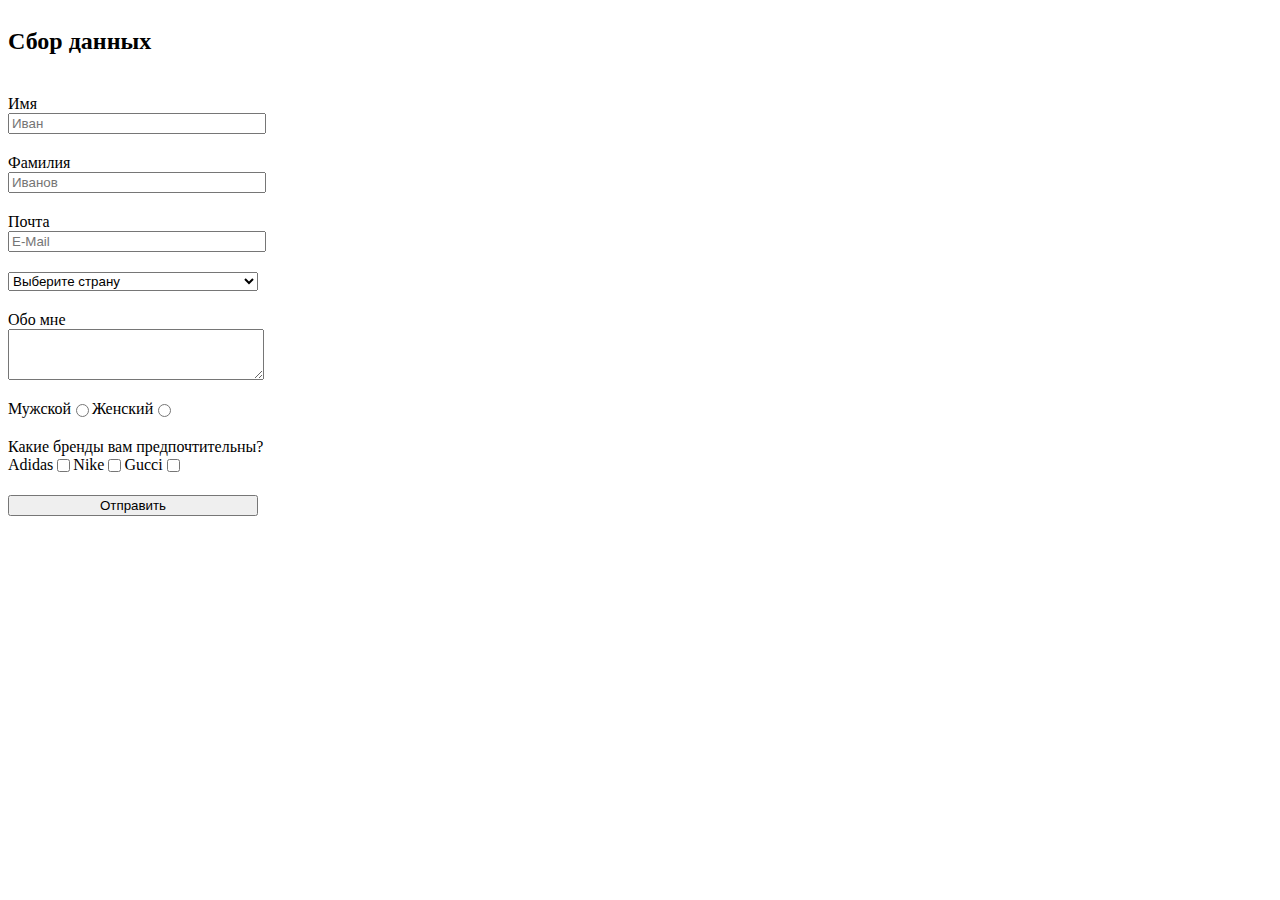
<file: practice-1/index.html>
<!doctype html>
<html lang="en">
<head>
    <meta charset="UTF-8">
    <meta name="viewport"
          content="width=device-width, user-scalable=no, initial-scale=1.0, maximum-scale=1.0, minimum-scale=1.0">
    <meta http-equiv="X-UA-Compatible" content="ie=edge">
    <title>Курытник</title>
    <link rel="stylesheet" href="./index.css">
</head>
<body>
    <form action="#" class="form-block">
        <div class="form-item">
            <h2 class="form-title">
                Сбор данных
            </h2>
        </div>

        <div class="form-item">
            <label for="name-id">Имя</label>
            <input class="form-item-input" id="name-id" type="text" name="name" placeholder="Иван">
        </div>

        <div class="form-item">
            <label for="forname-id">Фамилия</label>
            <input class="form-item-input" id="forname-id" type="text" name="forname" placeholder="Иванов">
        </div>

        <div class="form-item">
            <label for="email-id">Почта</label>
            <input class="form-item-input" id="email-id" type="email" name="email" placeholder="E-Mail">
        </div>

        <div class="form-item">
            <select class="form-item-select" name="country" id="country-id">
                <option class="form-item-select-option" value="none" selected>Выберите страну</option>
                <option class="form-item-select-option" value="ru">Россия</option>
                <option class="form-item-select-option" value="be">Беларусь</option>
                <option class="form-item-select-option" value="kz">Казахстан</option>
                <option class="form-item-select-option" value="la">Латвия</option>
            </select>
        </div>

        <div class="form-item">
            <label for="about-id">Обо мне</label>
            <textarea class="form-item-textarea" name="about" id="about-id" cols="15" rows="3"></textarea>
        </div>

        <div class="form-item form-radio">
            <label for="male-id">Мужской</label>
            <input class="form-item-radio" type="radio" name="gender" id="male-id" value="male">

            <label for="female-id">Женский</label>
            <input class="form-item-radio" type="radio" name="gender" id="female-id" value="female">
        </div>

        <div class="form-item">
            <label>Какие бренды вам предпочтительны?</label>
            <div class="form-checkbox">
                <label for="adidas-id">Adidas</label>
                <input class="form-item-checkbox" type="checkbox" name="brand" value="adidas" id="adidas-id">
                <label for="nike-id">Nike</label>
                <input class="form-item-checkbox" type="checkbox" name="brand" value="nike" id="nike-id">
                <label for="gucci-id">Gucci</label>
                <input class="form-item-checkbox" type="checkbox" name="brand" value="gucci" id="gucci-id">
            </div>
        </div>

        <div class="form-item">
            <button class="form-item-btn" type="submit">Отправить</button>
        </div>
    </form>
</body>
</html>
</file>
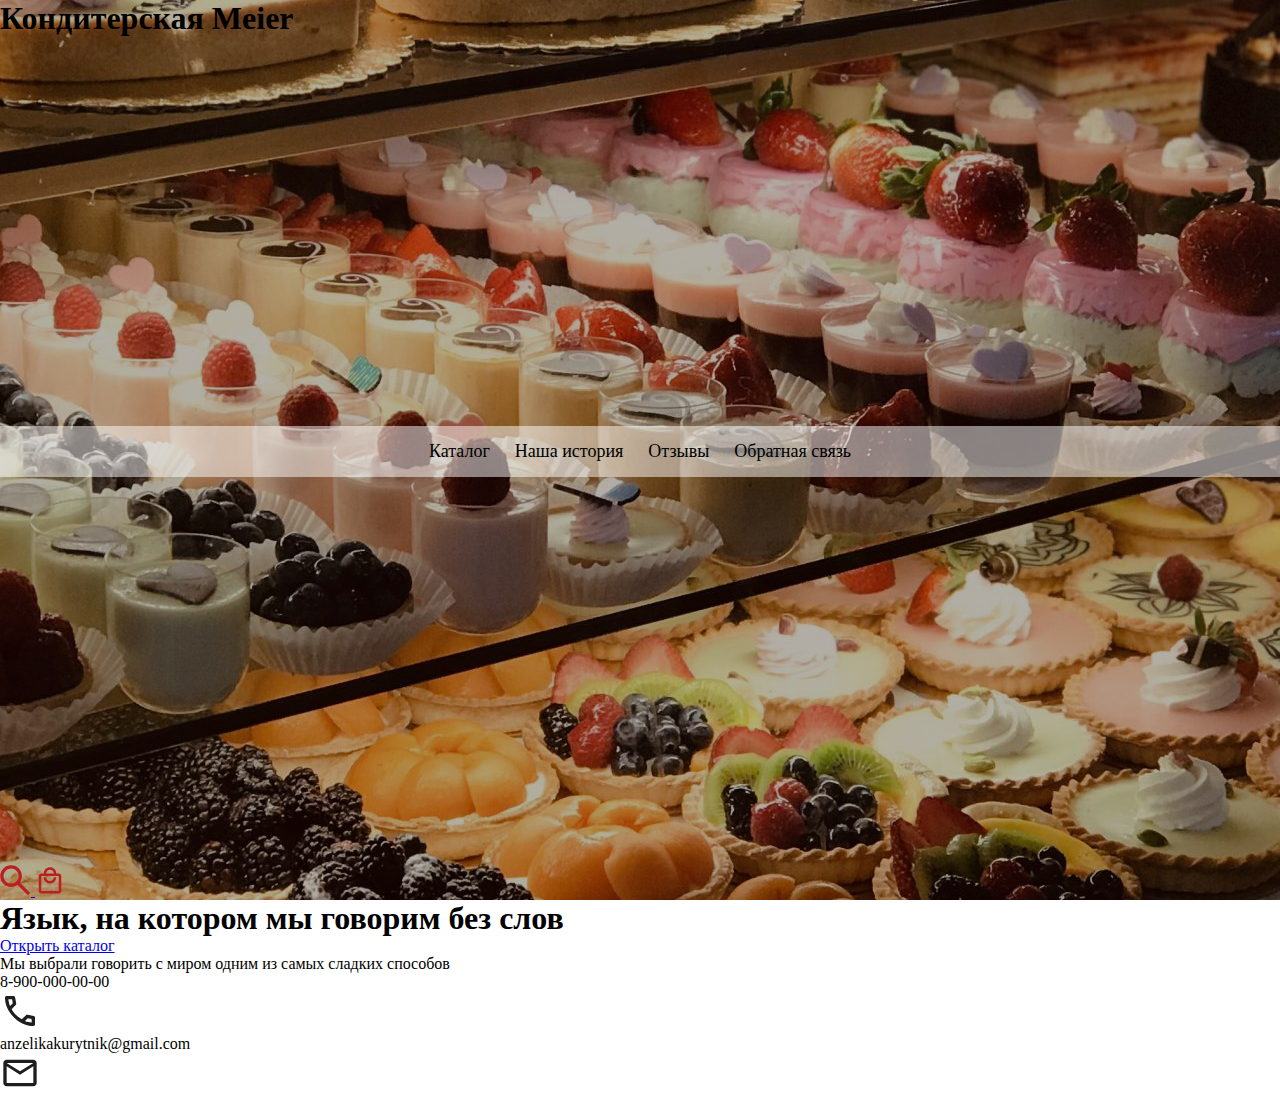
<file: practice-2/index.html>
<!DOCTYPE html>
<html lang="en">
<head>
    <meta charset="UTF-8">
    <title>Кондитерская</title>
    <link rel="stylesheet" href="./css/index.css">
</head>
<body>
    <header class="header-block">
        <h1 class="name">Кондитерская Meier</h1>
        <ul class="header-navbar">
            <li class="header-navbar-item">
                <a class="header-navbar-link" href="#">Каталог</a>
            </li>

            <li class="header-navbar-item">
                <a class="header-navbar-link" href="#">Наша история</a>
            </li>

            <li class="header-navbar-item">
                <a class="header-navbar-link" href="#">Отзывы</a>
            </li>

            <li class="header-navbar-item">
                <a class="header-navbar-link" href="../practice-2/connect.html">Обратная связь</a>
            </li>
        </ul>
        <div class="icons">
            <a href="#">
                <img src="../practice-2/img/search.svg" alt="">
            </a>
            <a href="#">
                <img src="../practice-2/img/local_mall.svg" alt="">
            </a>
        </div>
    </header>
    <main>
        <div class="group_main">
            <h1 class="main_text">Язык, на котором мы говорим без слов</h1>
            <a href="#" class="catalog">Открыть каталог</a>
        </div>
    </main>
    <footer>
        <p>Мы выбрали говорить с миром одним из самых сладких способов</p>
        <div class="phone">
            <p>8-900-000-00-00</p>
            <img src="../practice-2/img/call.svg" alt="">
        </div>
        <div class="e-mail">
            <p>anzelikakurytnik@gmail.com</p>
            <img src="../practice-2/img/mail.svg" alt="">
        </div>
    </footer>
</body>
</html>
</file>
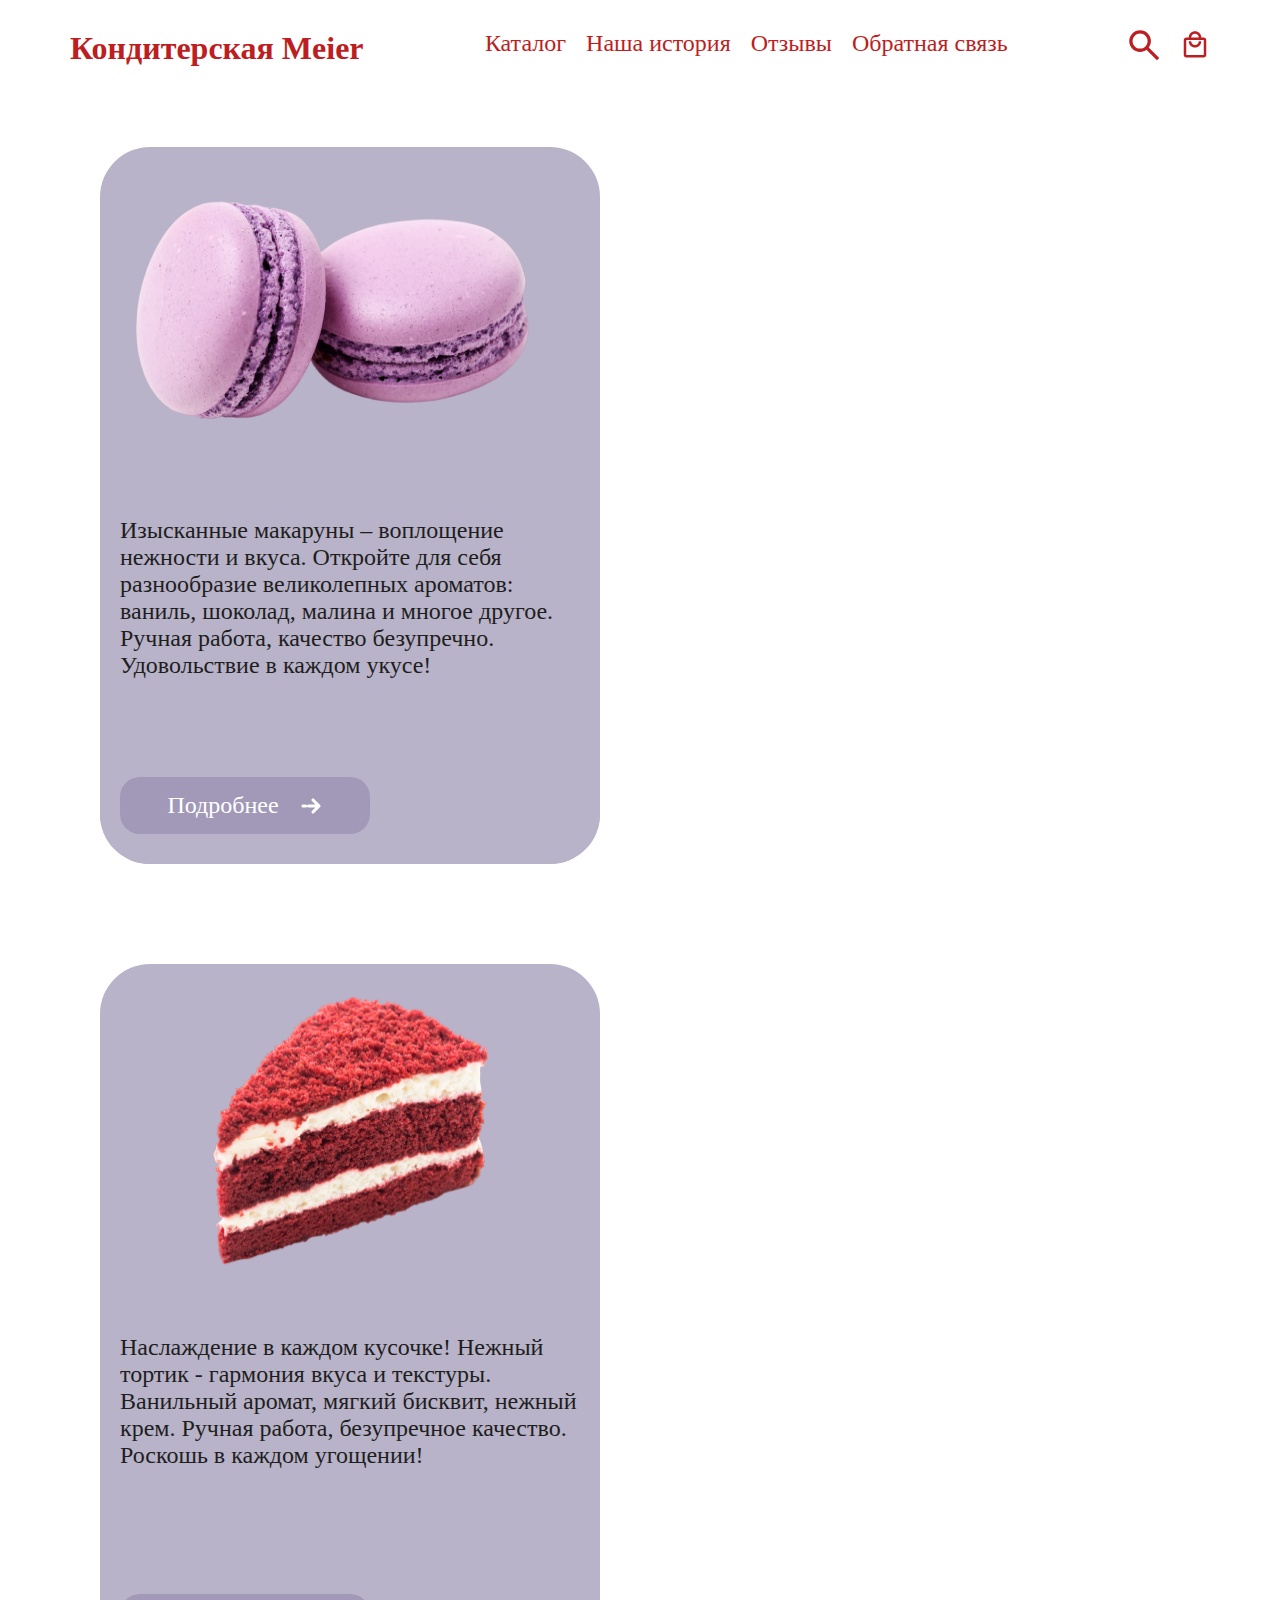
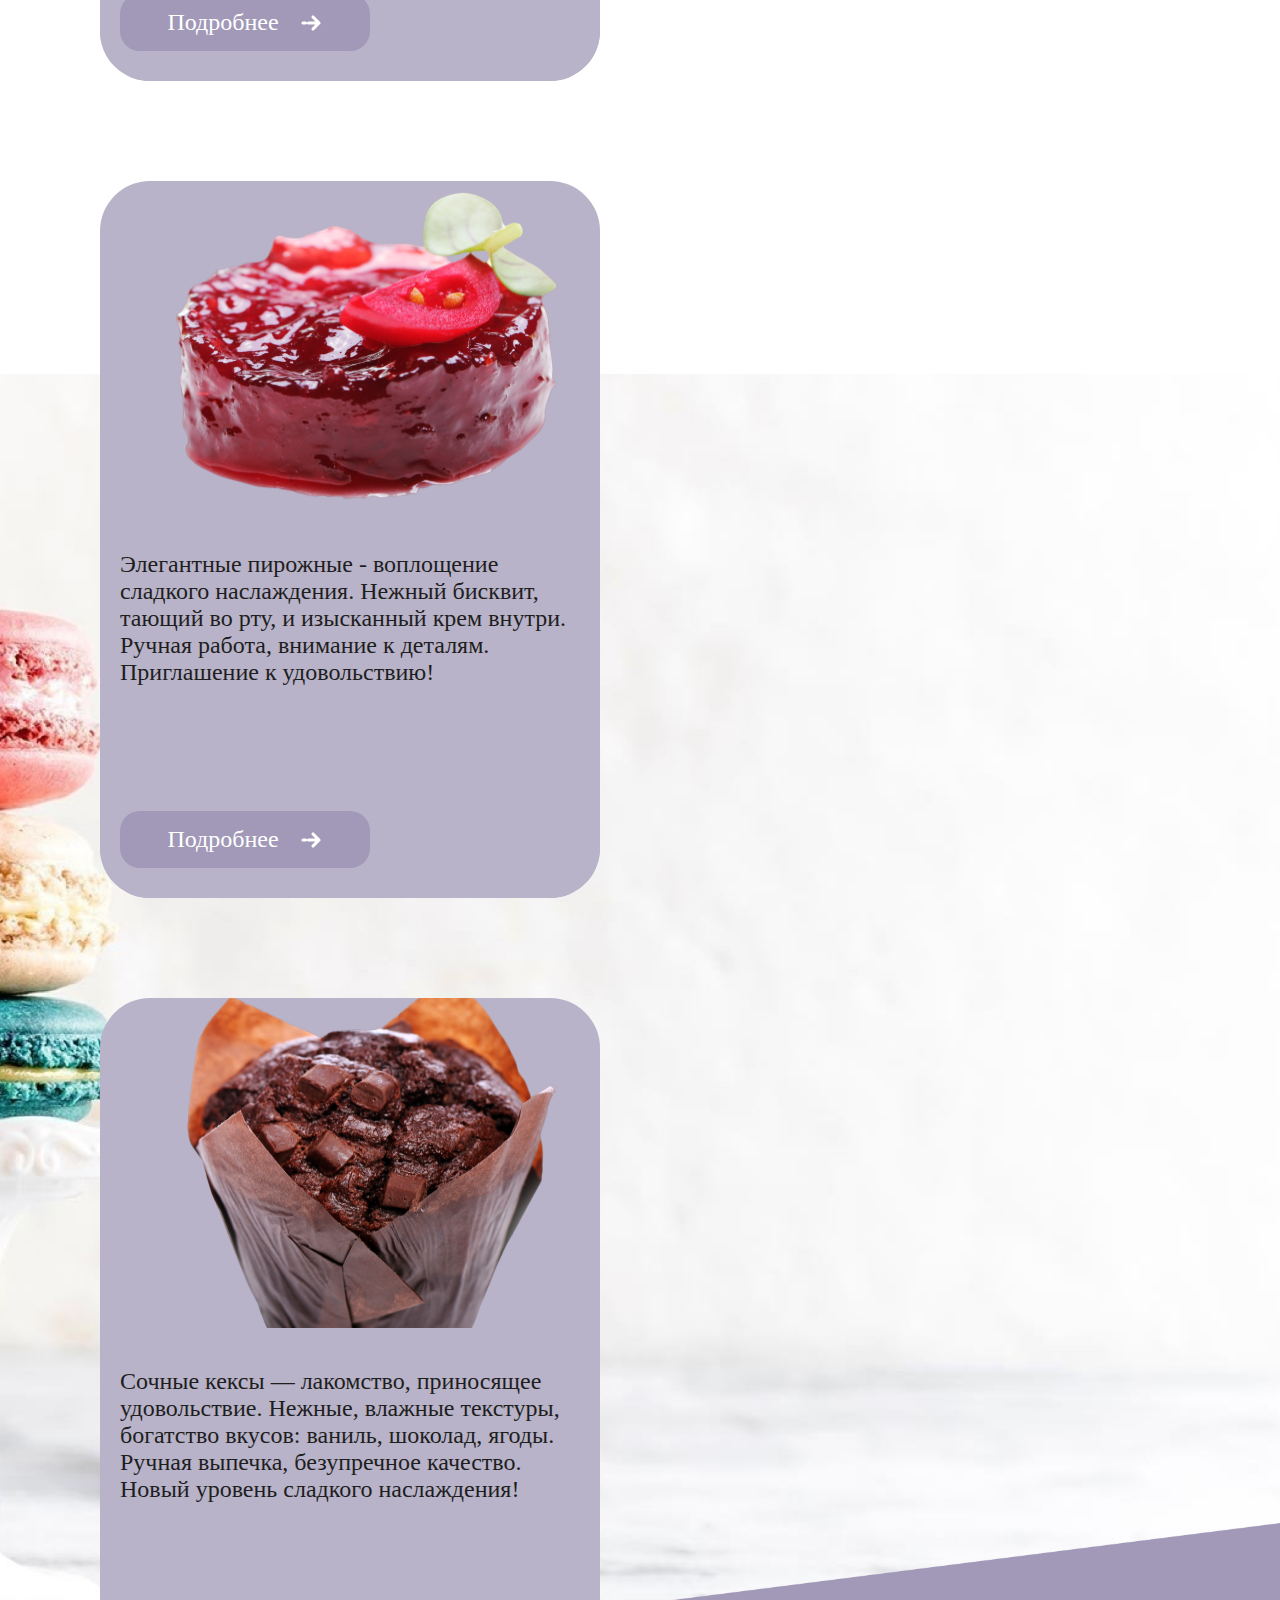
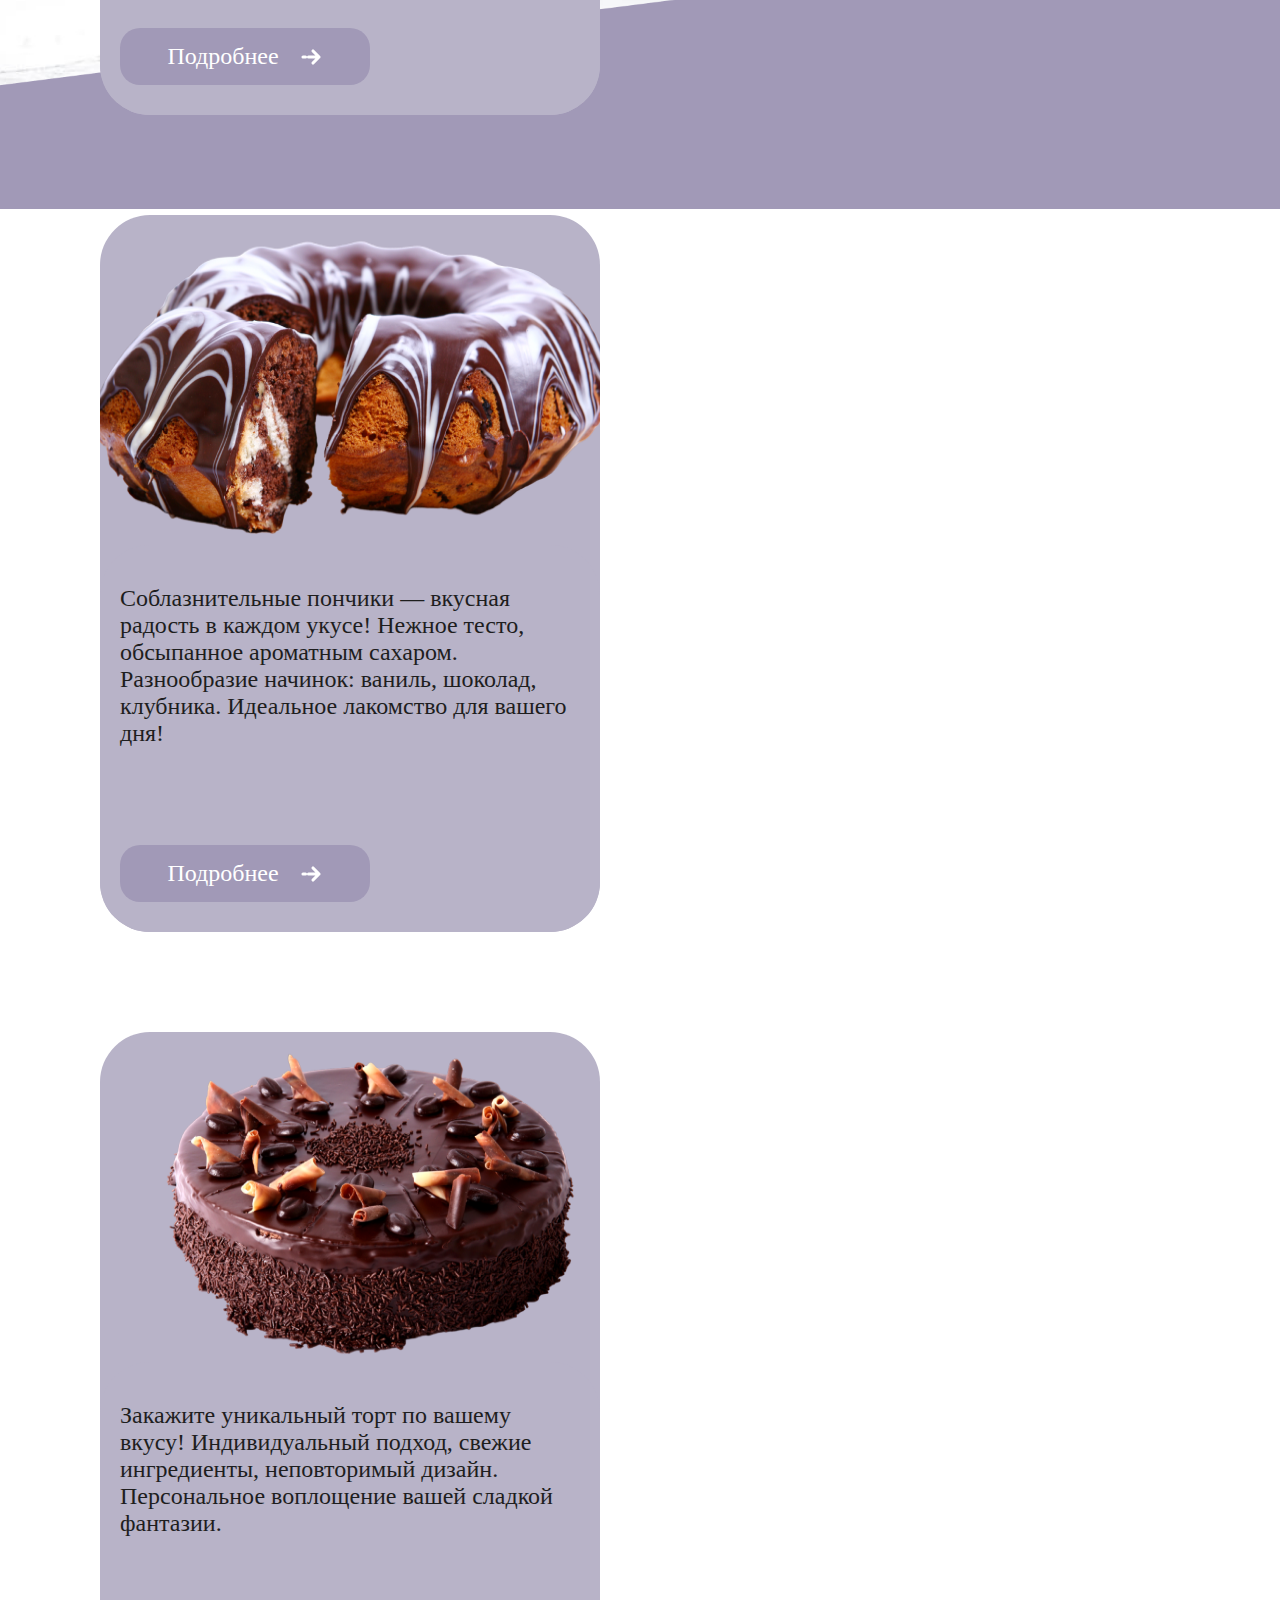
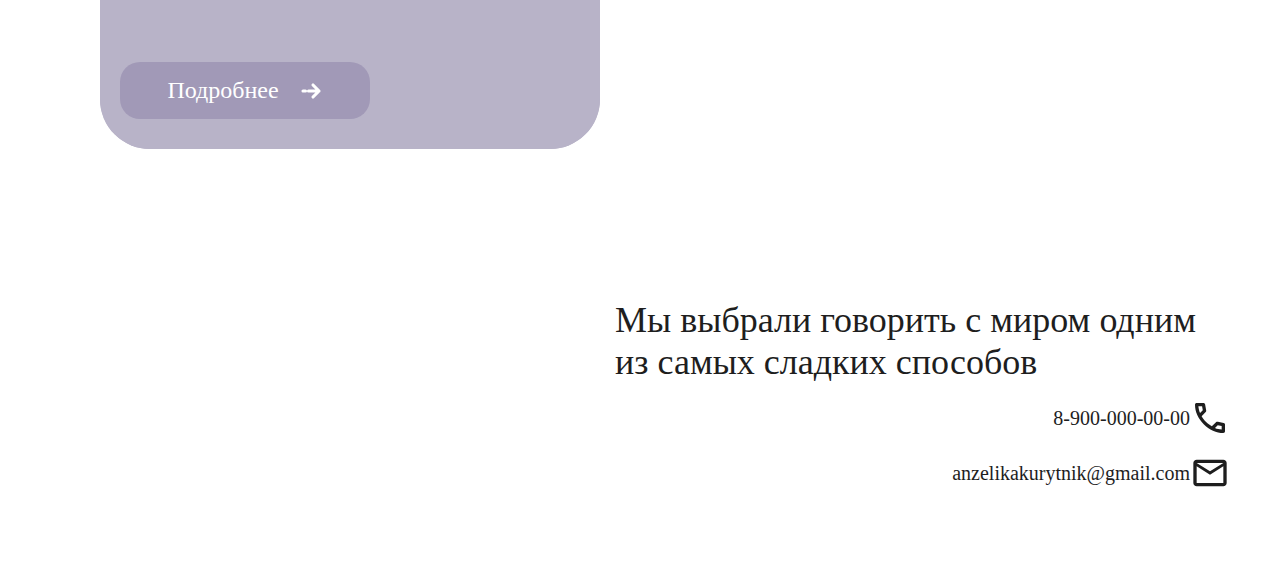
<file: practice-2/catalog.html>
<!DOCTYPE html>
<html lang="ru">
<head>
    <meta charset="UTF-8">
    <title>Кондитерская</title>
    <link rel="stylesheet" href="./css/catalog.css">
    <link rel="shortcut icon" href="./img/icons.svg" type="image/x-icon">
</head>
<body>
    <header class="header-block">
        <a href="./index.html">
            <h1 class="name">Кондитерская Meier</h1>
        </a>
        <ul class="header-navbar">
            <li class="header-navbar-item"> 
                <a class="header-navbar-link" href="./catalog.html">Каталог</a>
            </li>

            <li class="header-navbar-item">
                <a class="header-navbar-link" href="./our_history.html">Наша история</a>
            </li>

            <li class="header-navbar-item">
                <a class="header-navbar-link" href="./reviews.html">Отзывы</a>
            </li>

            <li class="header-navbar-item">
                <a class="header-navbar-link" href="./connect.html">Обратная связь</a>
            </li>
        </ul>
        <div class="icons">
            <a href="#">
                <img src="../practice-2/img/search.svg" alt="">
            </a>
            <a href="#">
                <img src="../practice-2/img/local_mall.svg" alt="">
            </a>
        </div>
    </header>
    <main>
        <div class="catalog">
            <div class="macaron">
                <img src="./img/catalog/macaron.png" alt="" class="img_catalog">
                <div class="cakes_text">
                    <p class="catalog_title">Изысканные макаруны – воплощение нежности и вкуса. Откройте для себя разнообразие великолепных ароматов: ваниль, шоколад, малина и многое другое. Ручная работа, качество безупречно. Удовольствие в каждом укусе!</p>
                    <a href="#" class="catalog_link">Подробнее
                        <img src="./img/solar_arrow-right.svg" alt="">
                    </a>
                </div>
            </div>
            <div class="cupcake">
                <img src="./img/catalog/cupcake.png" alt="" class="img_catalog">
                <div class="cakes_text">
                    <p class="catalog_title">Наслаждение в каждом кусочке! Нежный тортик - гармония вкуса и текстуры. Ванильный аромат, мягкий бисквит, нежный крем. Ручная работа, безупречное качество. Роскошь в каждом угощении!</p>
                    <a href="#" class="catalog_link">Подробнее
                        <img src="./img/solar_arrow-right.svg" alt="">
                    </a>
                </div>
            </div>
            <div class="mini_cake">
                <img src="./img/catalog/mini_cake.png" alt="" class="img_catalog">
                <div class="cakes_text">
                    <p class="catalog_title">Элегантные пирожные - воплощение сладкого наслаждения. Нежный бисквит, тающий во рту, и изысканный крем внутри. Ручная работа, внимание к деталям. Приглашение к удовольствию!</p>
                    <a href="#" class="catalog_link">Подробнее
                        <img src="./img/solar_arrow-right.svg" alt="">
                    </a>
                </div>
            </div>
            <div class="cake">
                <img src="./img/catalog/cake.png" alt="" class="img_catalog">
                <div class="cakes_text">
                    <p class="catalog_title">Сочные кексы — лакомство, приносящее удовольствие. Нежные, влажные текстуры, богатство вкусов: ваниль, шоколад, ягоды. Ручная выпечка, безупречное качество. Новый уровень сладкого наслаждения!</p>
                    <a href="#" class="catalog_link">Подробнее
                        <img src="./img/solar_arrow-right.svg" alt="">
                    </a>
                </div>
            </div>
            <div class="donut">
                <img src="./img/catalog/donut.png" alt="" class="img_catalog">
                <div class="cakes_text">
                    <p class="catalog_title">Соблазнительные пончики — вкусная радость в каждом укусе! Нежное тесто, обсыпанное ароматным сахаром. Разнообразие начинок: ваниль, шоколад, клубника. Идеальное лакомство для вашего дня!</p>
                    <a href="#" class="catalog_link">Подробнее
                        <img src="./img/solar_arrow-right.svg" alt="">
                    </a>
                </div>
            </div>
            <div class="cakes">
                <img src="./img/catalog/cakes.png" alt="" class="img_catalog">

                <div class="cakes_text">
                    <p class="catalog_title">Закажите уникальный торт по вашему вкусу! Индивидуальный подход, свежие ингредиенты, неповторимый дизайн. Персональное воплощение вашей сладкой фантазии.</p>
                    <a href="#" class="catalog_link">Подробнее
                        <img src="./img/solar_arrow-right.svg" alt="">
                    </a>
                </div>
            </div>
        </div>
    </main>
    <footer>
        <p>Мы выбрали говорить с миром одним из самых сладких способов</p>
        <div class="phone">
            <p>8-900-000-00-00</p>
            <img src="../practice-2/img/call.svg" alt="">
        </div>
        <div class="e-mail">
            <p>anzelikakurytnik@gmail.com</p>
            <img src="../practice-2/img/mail.svg" alt="">
        </div>
    </footer>
</body>
</html>
</file>
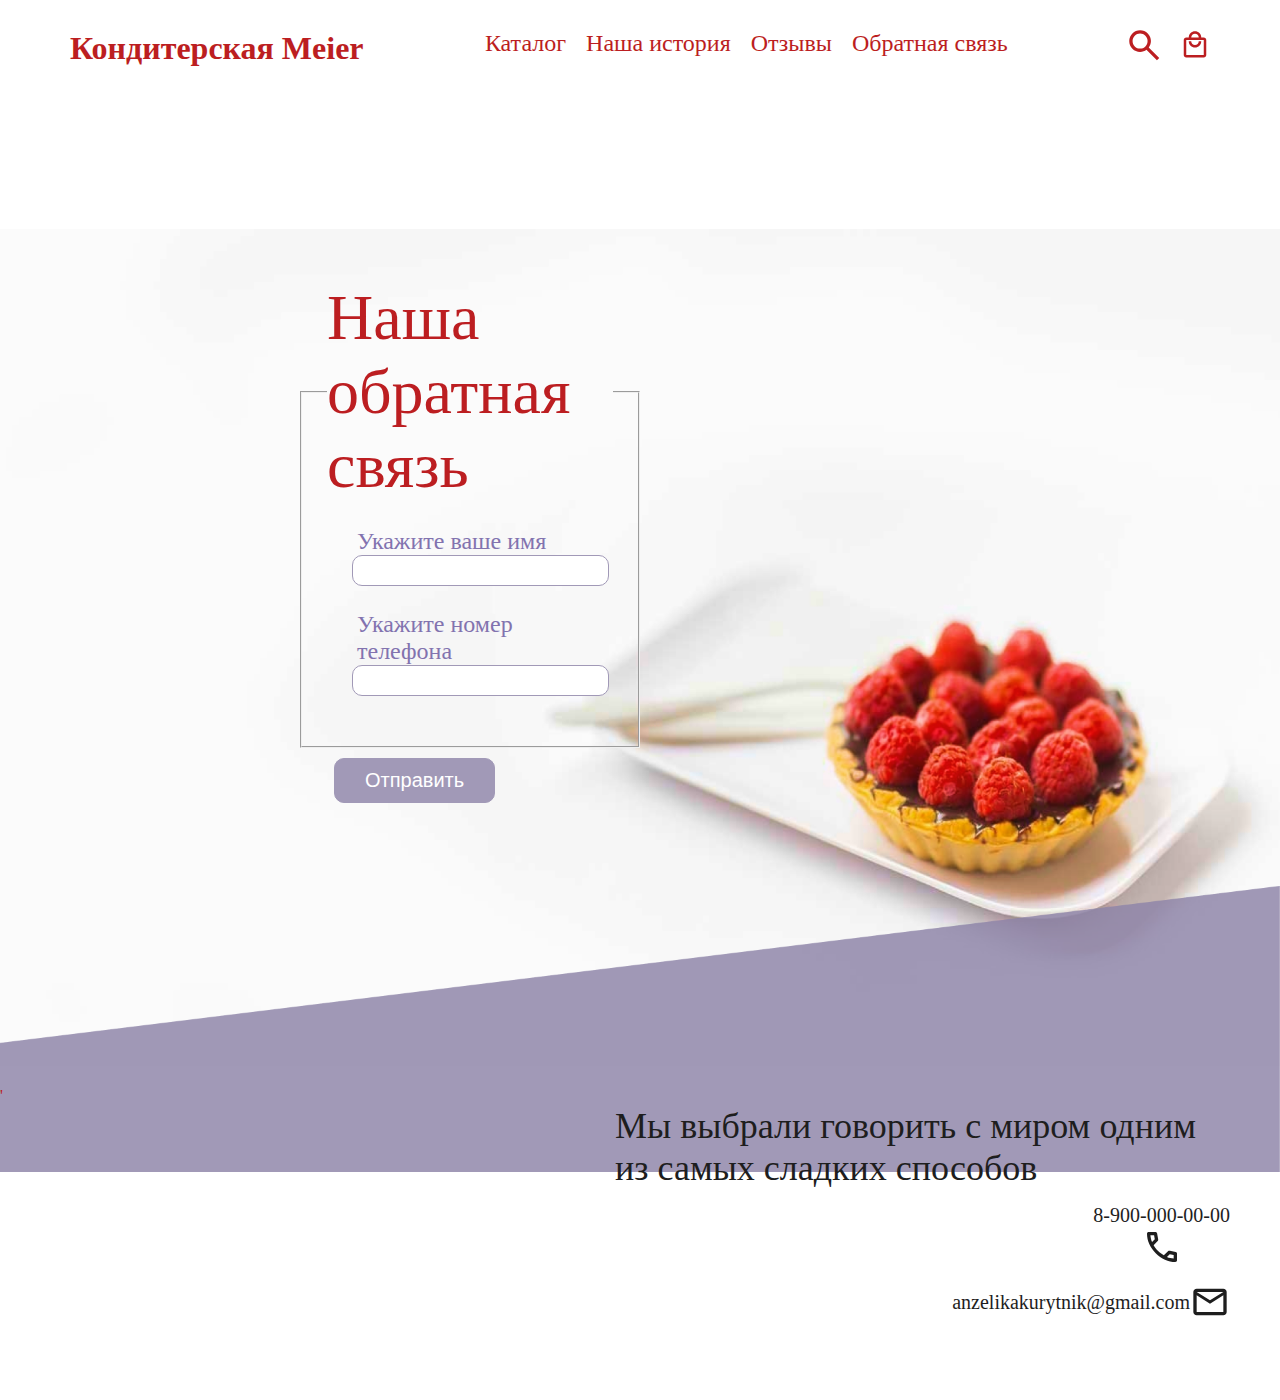
<file: practice-2/connect.html>
<!DOCTYPE html>
<html lang="ru">
<head>
    <meta charset="UTF-8">
    <title>Кондитерская</title>
    <link rel="stylesheet" href="./css/connect.css">
    <link rel="shortcut icon" href="./img/icons.svg" type="image/x-icon">
</head>
<body>
    <header class="header-block">
        <a href="./index.html">
            <h1 class="name">Кондитерская Meier</h1>
        </a>
        <ul class="header-navbar">
            <li class="header-navbar-item"> 
                <a class="header-navbar-link" href="./catalog.html">Каталог</a>
            </li>

            <li class="header-navbar-item">
                <a class="header-navbar-link" href="./our_history.html">Наша история</a>
            </li>

            <li class="header-navbar-item">
                <a class="header-navbar-link" href="./reviews.html">Отзывы</a>
            </li>

            <li class="header-navbar-item">
                <a class="header-navbar-link" href="./connect.html">Обратная связь</a>
            </li>
        </ul>
        </ul>
        <div class="icons">
            <a href="#">
                <img src="../practice-2/img/search.svg" alt="">
            </a>
            <a href="#">
                <img src="../practice-2/img/local_mall.svg" alt="">
            </a>
        </div>
    </header>

    <main>
        <div class="form">
            <form action="">
                <fieldset>
                    <legend>Наша обратная связь</legend>
                    <div class="name">
                        <p>Укажите ваше имя</p>
                        <input type="text" name="name">
                    </div>
                    <div class="phone">
                        <p>Укажите номер телефона</p>
                        <input type="phone" name="phone">
                    </div>
                </fieldset>
            </form>
            <menu class="button-flex">
                <button id="button-open">Отправить</button>
            </menu>
        </div>
        <dialog id="modal" class="modal-flex">
            <div class="modal-dialog">
                <h1>Дожидайтесь ответа оператора</h1>
                <p>Это окно можно закрыть</p>
                <button id="button-close">Закрыть</button>
            </div>
        </dialog>
    </main>'

    <footer>
        <p>Мы выбрали говорить с миром одним из самых сладких способов</p>
        <div class="phone">
            <p>8-900-000-00-00</p>
            <img src="../practice-2/img/call.svg" alt="">
        </div>
        <div class="e-mail">
            <p>anzelikakurytnik@gmail.com</p>
            <img src="../practice-2/img/mail.svg" alt="">
        </div>
    </footer>

    <script>
        (function () {
          const openButton = document.getElementById("button-open");
          const closeButton = document.getElementById("button-close");
          const modalID = document.getElementById("modal");
    
          openButton.addEventListener("click", () => {
            modalID.showModal();
          });
    
          closeButton.addEventListener("click", () => {
            modalID.close();
          });
        })();
      </script>
</body>
</html>
</file>
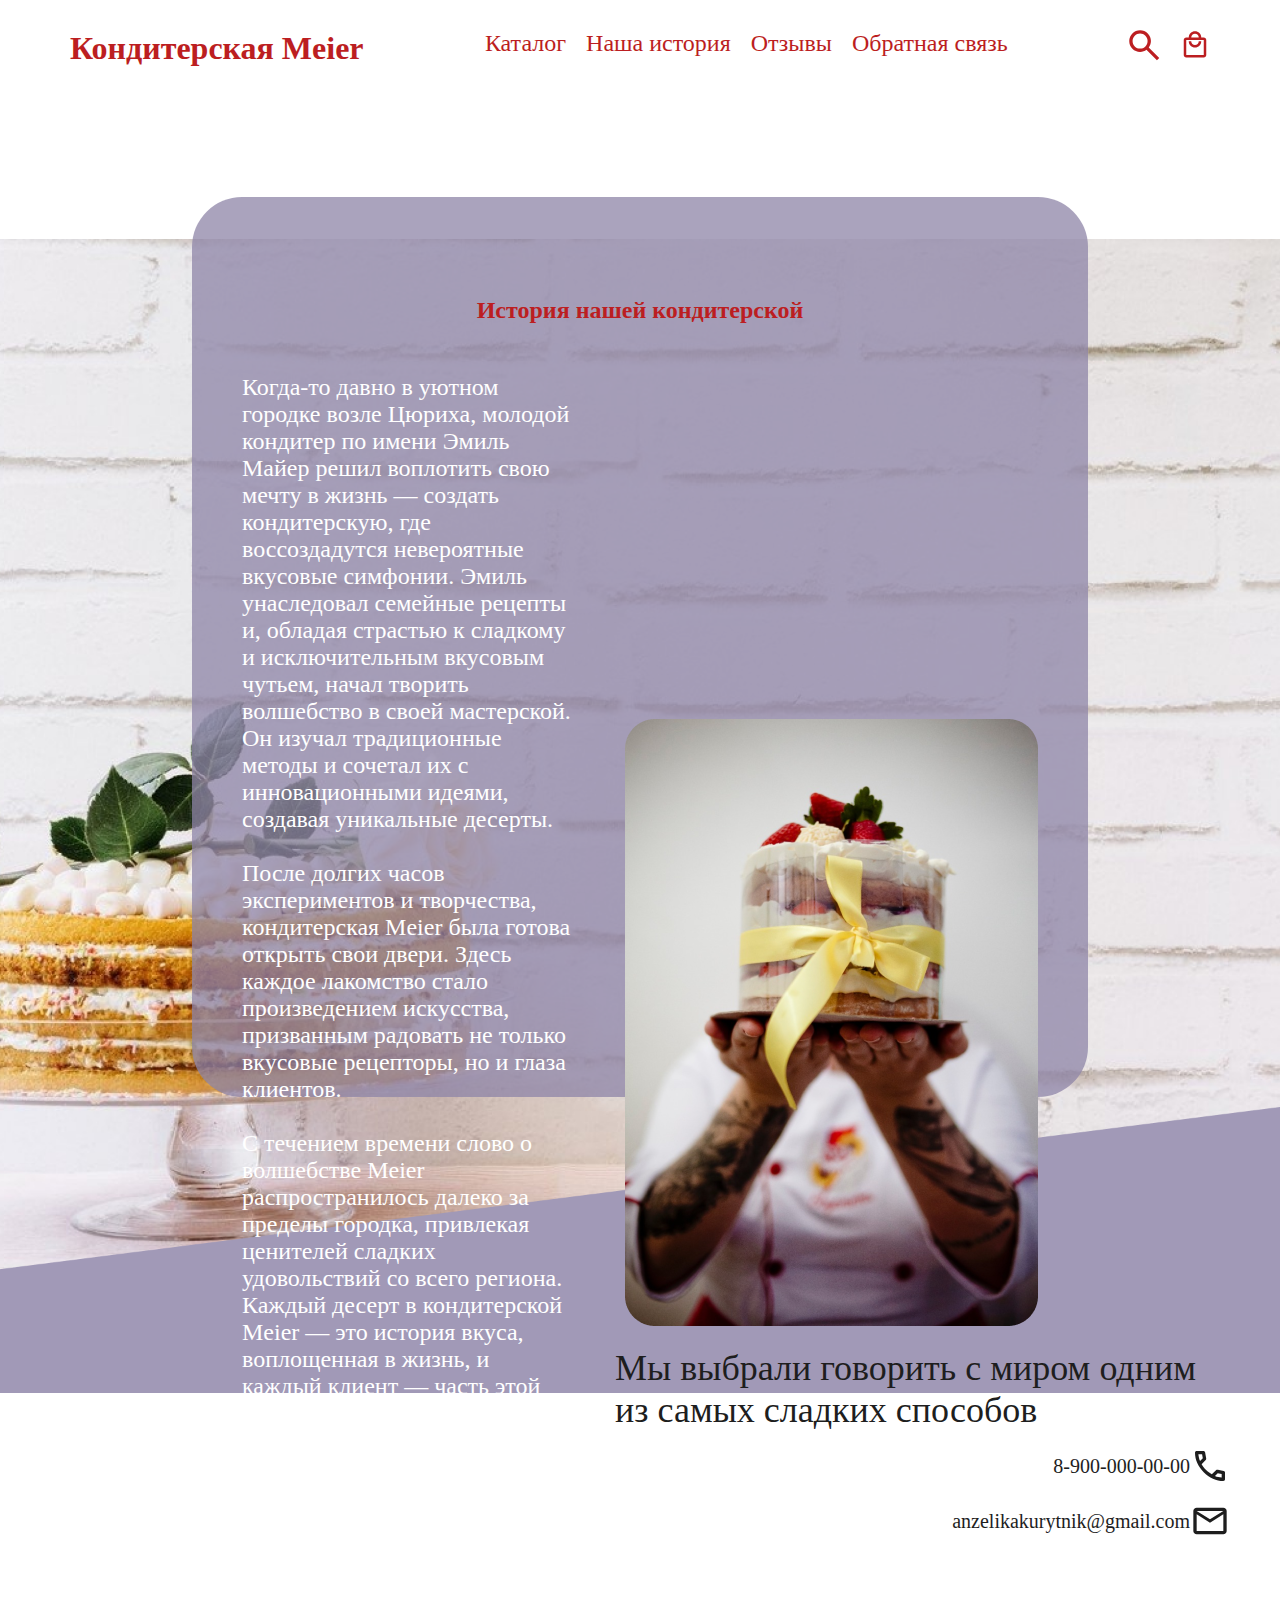
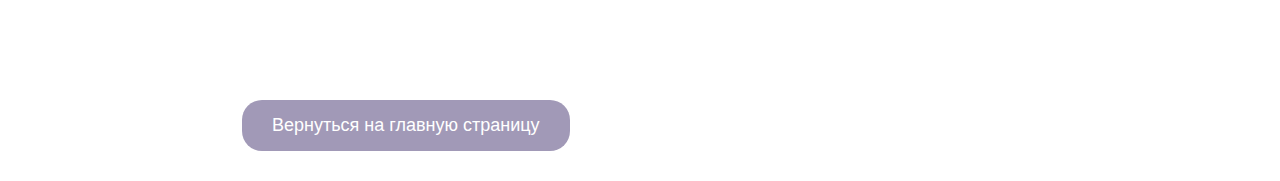
<file: practice-2/our_history.html>
<!DOCTYPE html>
<html lang="ru">

<head>
    <meta charset="UTF-8">
    <title>Кондитерская</title>
    <link rel="stylesheet" href="./css/our_history.css">
    <link rel="shortcut icon" href="./img/icons.svg" type="image/x-icon">
</head>

<body>
    <header class="header-block">
        <a href="./index.html">
            <h1 class="name">Кондитерская Meier</h1>
        </a>
        <ul class="header-navbar">
            <li class="header-navbar-item">
                <a class="header-navbar-link" href="./catalog.html">Каталог</a>
            </li>

            <li class="header-navbar-item">
                <a class="header-navbar-link" href="./our_history.html">Наша история</a>
            </li>

            <li class="header-navbar-item">
                <a class="header-navbar-link" href="./reviews.html">Отзывы</a>
            </li>

            <li class="header-navbar-item">
                <a class="header-navbar-link" href="./connect.html">Обратная связь</a>
            </li>
        </ul>
        <div class="icons">
            <a href="#">
                <img src="../practice-2/img/search.svg" alt="">
            </a>
            <a href="#">
                <img src="../practice-2/img/local_mall.svg" alt="">
            </a>
        </div>
    </header>
    <main>
        <div class="our-history-block">
            <div class="our-history-title">
                <h2>История нашей кондитерской</h2>
            </div>
            <div class="our-history-text">
                <div class="text">
                    <p>
                        Когда-то давно в уютном городке возле Цюриха, молодой кондитер по имени Эмиль Майер решил
                        воплотить
                        свою мечту в жизнь — создать кондитерскую, где воссоздадутся невероятные вкусовые симфонии.
                        Эмиль унаследовал семейные рецепты и, обладая страстью к сладкому и исключительным вкусовым
                        чутьем,
                        начал творить волшебство в своей мастерской. Он изучал традиционные методы и сочетал их с
                        инновационными идеями, создавая уникальные десерты.
                    </p>
                    <br>
                    <p>
                        После долгих часов экспериментов и творчества, кондитерская Meier была готова открыть свои
                        двери.
                        Здесь каждое лакомство стало произведением искусства, призванным радовать не только вкусовые
                        рецепторы, но и глаза клиентов.
                    </p>
                    <br>
                    <p>
                        С течением времени слово о волшебстве Meier распространилось далеко за пределы городка,
                        привлекая
                        ценителей сладких удовольствий со всего региона. Каждый десерт в кондитерской Meier — это
                        история
                        вкуса, воплощенная в жизнь, и каждый клиент — часть этой сладкой сказки.
                    </p>
                    <br>
                    <p>
                        Таким образом, кондитерская Meier стала не просто местом, где продают сладости, а настоящим
                        кулинарным путеводителем в мир удовольствия и волшебства, оставаясь верной своим корням и
                        традициям.
                    </p>
                </div>
                <img src="./img/foto.png" alt="">
            </div>
            <a href="./index.html">
                <button class="our-history-button">Вернуться на главную страницу</button>
            </a>
        </div>
    </main>
    <footer>
        <p>Мы выбрали говорить с миром одним из самых сладких способов</p>
        <div class="phone">
            <p>8-900-000-00-00</p>
            <img src="../practice-2/img/call.svg" alt="">
        </div>
        <div class="e-mail">
            <p>anzelikakurytnik@gmail.com</p>
            <img src="../practice-2/img/mail.svg" alt="">
        </div>
    </footer>
</body>

</html>
</file>
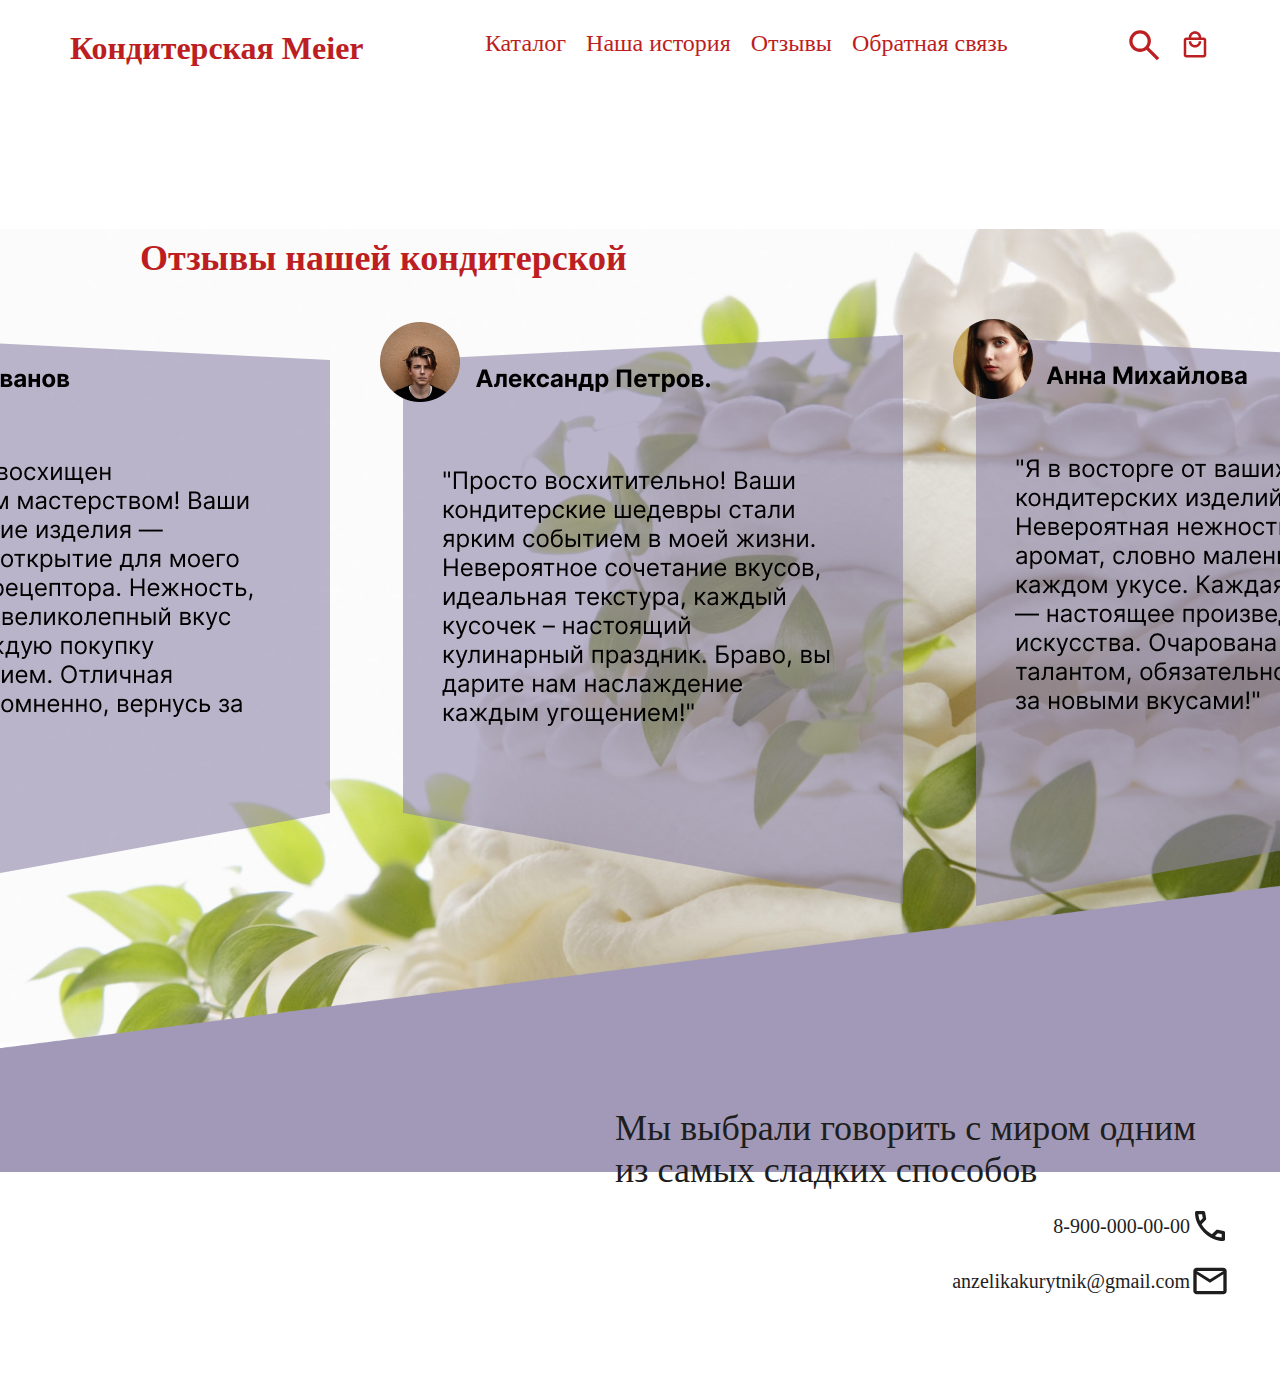
<file: practice-2/reviews.html>
<!DOCTYPE html>
<html lang="ru">
<head>
    <meta charset="UTF-8">
    <title>Кондитерская</title>
    <link rel="stylesheet" href="./css/reviews.css">
    <link rel="shortcut icon" href="./img/icons.svg" type="image/x-icon">
</head>
<body>
    <header class="header-block">
        <a href="./index.html">
            <h1 class="name">Кондитерская Meier</h1>
        </a>
        <ul class="header-navbar">
            <li class="header-navbar-item"> 
                <a class="header-navbar-link" href="./catalog.html">Каталог</a>
            </li>

            <li class="header-navbar-item">
                <a class="header-navbar-link" href="./our_history.html">Наша история</a>
            </li>

            <li class="header-navbar-item">
                <a class="header-navbar-link" href="./reviews.html">Отзывы</a>
            </li>

            <li class="header-navbar-item">
                <a class="header-navbar-link" href="./connect.html">Обратная связь</a>
            </li>
        </ul>
        <div class="icons">
            <a href="#">
                <img src="../practice-2/img/search.svg" alt="">
            </a>
            <a href="#">
                <img src="../practice-2/img/local_mall.svg" alt="">
            </a>
        </div>
    </header>
    <main>
        <div class="reviews">
            <div class="reviews-title">
                <h2>Отзывы нашей кондитерской</h2>
            </div>
            <div class="reviews-text">
                <div class="text_1">
                    <img src="./img/reviews_1.png" alt="">
                </div>
                <div class="text_2">
                    <img src="./img/reviews_2.png" alt="">
                </div>
                <div class="text_3">
                    <img src="./img/reviews_3.png" alt="">
                </div>
            </div>
        </div>
    </main>
    <footer>
        <p>Мы выбрали говорить с миром одним из самых сладких способов</p>
        <div class="phone">
            <p>8-900-000-00-00</p>
            <img src="../practice-2/img/call.svg" alt="">
        </div>
        <div class="e-mail">
            <p>anzelikakurytnik@gmail.com</p>
            <img src="../practice-2/img/mail.svg" alt="">
        </div>
    </footer>
</body>
</html>
</file>
<file: practice-1/index.css>
.form-block {
    display: flex;
    flex-direction: column;
    gap: 20px;
}

.form-item {
    display: flex;
    flex-direction: column;
}

.form-item > input[type="text"],
.form-item > input[type="email"],
.form-item > button,
.form-item > select,
.form-item > textarea{
    max-width: 250px;
}

.form-radio {
    display: flex;
    flex-direction: row;
}

.form-checkbox {
    display: flex;
    flex-direction: row;
}
</file>
<file: practice-2/css/index.css>
*, *::before, *::after {
    padding: 0;
    margin: 0;
    box-sizing: border-box;
}

body {
    font-size: 16px;
    font-weight: 400;

}

.header-block {
    background:
        linear-gradient(rgba(0, 0, 0, .3), rgba(0, 0, 0, .3)),
        url("../img/header.jpg") center no-repeat;
    width: 100%;
    height: 100vh;

    display: flex;
    flex-direction: column;
    justify-content: space-between;
}

.header-navbar {
    display: flex;
    align-items: center;
    justify-content: center;

    gap: 25px;
    list-style-type: none;

    width: 100%;
    padding: 15px 20px;

    background-color: rgba(255, 255, 255, .5);
}

.header-navbar-link {
    text-decoration: none;
    font-size: 18px;
    font-weight: 500;

    color: black;
}

.header-navbar-link:hover {
    color: #4d4c4c;
}

.header-title {
    text-align: center;
    color: #f6d09e;
}
</file>
<file: practice-2/css/catalog.css>
*,
*::before,
*::after {
    padding: 0;
    margin: 0;
    box-sizing: border-box;
    text-decoration: none;
}

body {
    background: url("../img/catalog.png") center no-repeat;
    background-size: 100% auto;
    width: 100%;
    min-height: 2100px;
    color: #BC1E21;
}

.name {
    color: #BC1E21;
}

.header-block {
    display: flex;
    justify-content: space-between;
    margin: 0 40px;
    padding: 30px;
}

.header-navbar {
    display: flex;
    justify-content: center;
    gap: 20px;
    list-style: none;

}

.header-navbar-link {
    font-size: 24px;
    color: #BC1E21;
    font-weight: lighter;
}

.icons {
    display: flex;
    gap: 20px;
}

.catalog {
    display: flex;
    gap: 100px;
    flex-direction: row;
    flex-wrap: wrap;
    margin: 50px 100px 150px;
}

.macaron,
.cupcake,
.mini_cake,
.cake,
.donut,
.cakes,
.cakes_text {
    background-color: #B8B3C8;
    border-radius: 50px;
    display: flex;
    flex-direction: column;
}


.catalog_title {
    width: 500px;
    padding: 40px 20px;
    color: #1E1E1E;
    font-size: 24px;
    min-height: 300px;
}

.catalog_link {
    display: flex;
    flex-direction: row;
    justify-content: center;
    align-items: center;
    width: 50%;
    margin: 0 20px 30px;
    padding: 15px 30px;
    background-color: #A199B7;
    gap: 20px;
    color: #ffffff;
    font-size: 24px;
    border-radius: 20px;
}

.img_catalog {
    width: 500px;
    height: 330px;
}

footer {
    color: #1E1E1E;
    display: flex;
    flex-direction: column;
    align-items: flex-end;
    gap: 15px;
    margin-bottom: 90px;
    margin-right: 50px;
}

footer>div {
    display: flex;
    align-items: center;
    font-size: 20px;
}

footer>p {
    font-size: 36px;
    width: 50%;
}
</file>
<file: practice-2/css/connect.css>
*,
*::before,
*::after {
    padding: 0;
    margin: 0;
    box-sizing: border-box;
    text-decoration: none;
}

body {
    background: url("../img/connection.png") center no-repeat;
    background-size: 100% auto;
    width: 100%;
    min-height: 1400px;
    color: #BC1E21;
}

header>a {
    color: #BC1E21;
}

.header-block {
    display: flex;
    justify-content: space-between;
    margin: 0 40px;
    padding: 30px;
}


.header-navbar {
    display: flex;
    justify-content: center;
    gap: 20px;
    list-style: none;
}


.header-navbar-link {
    font-size: 24px;
    color: #BC1E21;
    font-weight: lighter;
}

.icons {
    display: flex;
    gap: 20px;
}

main{
    height: 110vh;
    width: 50%;
    gap: 50px;
}

.form {
    display: flex;
    justify-content: center;
    flex-direction: column;
    height: 100vh;
    margin-left: 300px;
}

form {
    display: flex;
    font-size: 64px;
}

fieldset {
    padding: 25px;
}

fieldset>div>p {
    font-size: 24px;
    padding-left: 30px;
    color: #8273af;
}

div>input {
    padding: 7px;
    width: 90%;
    margin: 0 25px;
    margin-bottom: 25px;
    border-radius: 10px;
    border: 1px solid #A199B7;
}

.name,
.phone {
    display: flex;
    flex-direction: column;
}

menu>button {
    padding: 10px 30px;
    border-radius: 10px;
    background-color: #A199B7;
    border: 1px solid #A199B7;
    color: #FFFFFF;
    font-size: 20px;
    display: flex;
    margin: 10px 10%;
}

.modal-flex {
    position: fixed;
    top: 50%;
    left: 50%;
    transform: translate(-50%, -50%);
    border-radius: 20px;
    border: none;
}

.modal-dialog{
    padding: 50px 100px;
    display: flex;
    justify-content: center;
    flex-direction: column;
    align-items: center;
    gap: 20px;
    background-color: #a199b7;
    color: #FFFFFF;
}


.modal-dialog > p{
    font-size: 24px;
}

#button-close{
    padding: 20px 150px;
    border-radius: 15px;
    border: none;
    font-size: 20px;
    margin-top: 40px;
}

footer{
    color: #1E1E1E;
    display: flex;
    flex-direction: column;
    align-items: flex-end;
    gap: 15px;
    margin-bottom: 90px;
    margin-right: 50px;
}

footer > div{
    display: flex;
    align-items: center;
    font-size: 20px;
}

footer > p{
    font-size: 36px;
    width: 50%;
}
</file>
<file: practice-2/css/our_history.css>
*,
*::before,
*::after {
    padding: 0;
    margin: 0;
    box-sizing: border-box;
    text-decoration: none;
}

body {
    background: url("../img/Our_history.png") center no-repeat;
    background-size: 100% auto;
    width: 100%;
    min-height: 1400px;
    color: #BC1E21;
}

.name {
    color: #BC1E21;
}

.header-block {
    display: flex;
    justify-content: space-between;
    margin: 0 40px;
    padding: 30px;
}


.header-navbar {
    display: flex;
    justify-content: center;
    gap: 20px;
    list-style: none;

}


.header-navbar-link {
    font-size: 24px;
    color: #BC1E21;
    font-weight: lighter;
}

.icons {
    display: flex;
    gap: 20px;
}

.our-history-block {
    height: 100vh;
    background-color: rgba(142, 133, 168, 0.753);
    max-width: 70%;
    margin-left: auto;
    margin-right: auto;
    padding: 50px 50px;
    margin-bottom: 250px;
    margin-top: 100px;
    border-radius: 50px;
}

.our-history-title {
    padding: 50px 0;
    text-align: center;
}

.our-history-text {
    display: flex;
    justify-content: center;
    align-items: center;
    gap: 50px;
}

.text {
    font-size: 24px;
    color: #FFFFFF;
}

.our-history-button {
    margin: 30px 0;
    padding: 15px 30px;
    background-color: #A199B7;
    border: none;
    border-radius: 20px;
    font-size: 18px;
    color: #FFFFFF;
}



footer {
    color: #1E1E1E;
    display: flex;
    flex-direction: column;
    align-items: flex-end;
    gap: 15px;
    margin-bottom: 90px;
    margin-right: 50px;
}

footer>div {
    display: flex;
    align-items: center;
    font-size: 20px;
}

footer>p {
    font-size: 36px;
    width: 50%;
}
</file>
<file: practice-2/css/reviews.css>
*, *::before, *::after {
    padding: 0;
    margin: 0;
    box-sizing: border-box;
    text-decoration: none;
}

body{
    background: url("../img/reviews.png") center no-repeat;
    background-size: 100% auto;
    width: 100%;
    min-height: 1400px;
    color: #BC1E21;
}

.name{
    color: #BC1E21;
}

.header-block {
    display: flex;
    justify-content: space-between;
    margin: 0 40px;
    padding: 30px;
}


.header-navbar {
    display: flex;
    justify-content: center;
    gap: 20px;
    list-style: none;

}


.header-navbar-link {
    font-size: 24px;
    color: #BC1E21;
    font-weight: lighter;
}

.icons{
    display: flex;
    gap: 20px;
}


.reviews {
    display: flex;
    flex-direction: column;
    height: 90vh;
    margin: 100px;
}
.reviews-title {
    font-size: 24px;
    padding: 40px;

}
.reviews-text {
    display: flex;
    justify-content: center;
    align-items: center;
    gap: 50px;
}
.text_1,
.text_2,
.text_3 {
}



footer{
    color: #1E1E1E;
    display: flex;
    flex-direction: column;
    align-items: flex-end;
    gap: 15px;
    margin-bottom: 90px;
    margin-right: 50px;
}

footer > div{
    display: flex;
    align-items: center;
    font-size: 20px;
}

footer > p{
    font-size: 36px;
    width: 50%;
}
</file>
